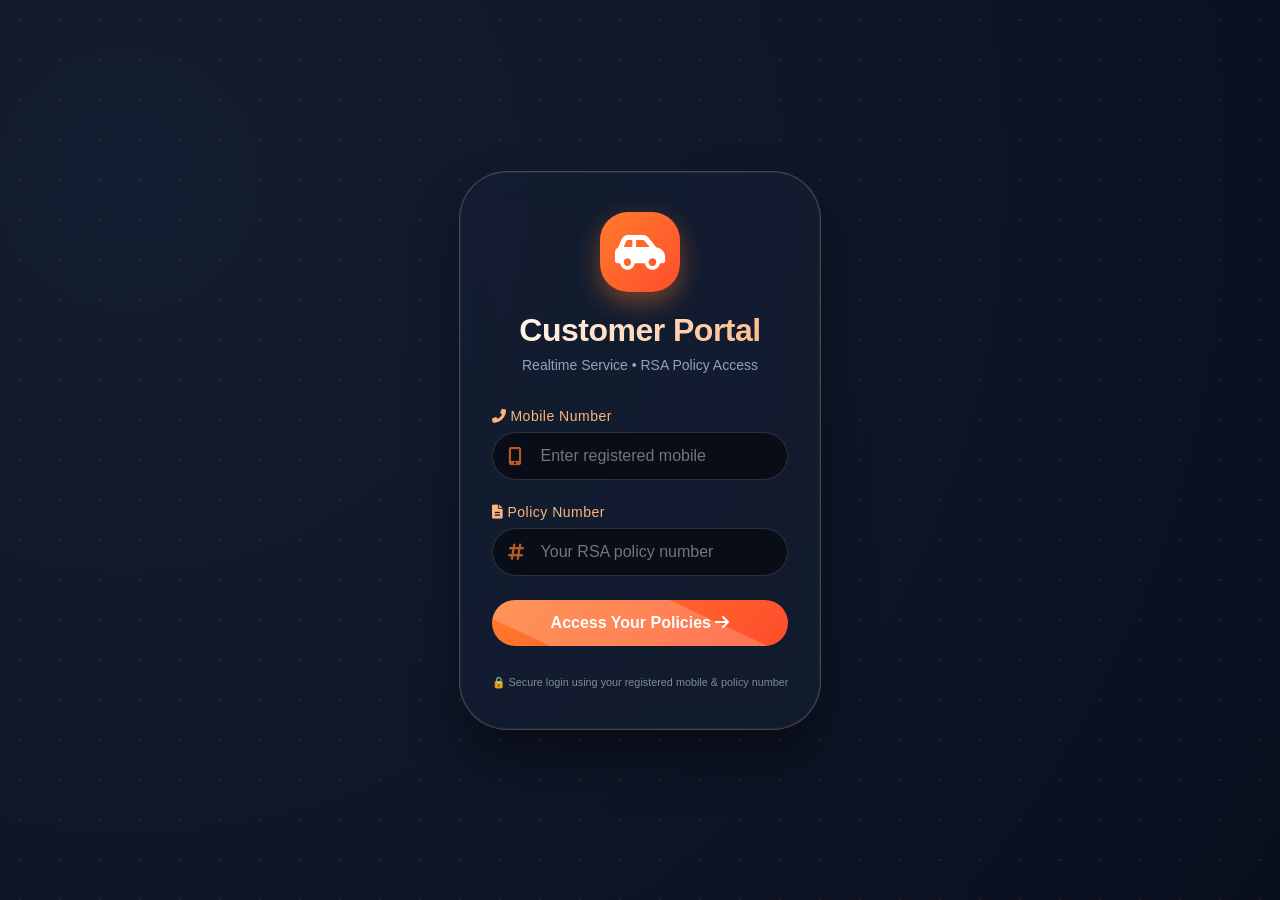
<file: customer-portal.html>
<!DOCTYPE html>
<html lang="en">
<head>
    <meta charset="UTF-8">
    <meta name="viewport" content="width=device-width, initial-scale=1.0, user-scalable=yes">
    <title>Customer Portal | Realtime Service</title>
    <!-- Reuse existing style.css from admin portal -->
    <link rel="stylesheet" href="style.css">
    <!-- Font Awesome & Bootstrap (already in style.css but ensure) -->
    <link rel="stylesheet" href="https://cdnjs.cloudflare.com/ajax/libs/font-awesome/6.0.0-beta3/css/all.min.css">
    <style>
    /* Override body for fullscreen centered layout with animated gradient */
    body {
        background: radial-gradient(circle at 10% 20%, rgba(15, 25, 45, 0.98), #0a0f1e);
        display: flex;
        align-items: center;
        justify-content: center;
        min-height: 100vh;
        margin: 0;
        padding: 20px;
        position: relative;
        overflow-x: hidden;
    }
    /* Animated background particles effect */
    body::before {
        content: '';
        position: absolute;
        width: 100%;
        height: 100%;
        background-image: radial-gradient(rgba(255,123,44,0.15) 1px, transparent 1px);
        background-size: 40px 40px;
        animation: moveBackground 20s linear infinite;
        pointer-events: none;
    }
    @keyframes moveBackground {
        0% { transform: translateY(0); }
        100% { transform: translateY(-40px); }
    }
    /* Attractive login card – FIXED overflow */
    .login-card {
        max-width: 480px;
        width: 100%;
        background: rgba(20, 30, 50, 0.7);
        backdrop-filter: blur(16px);
        border-radius: 48px;
        padding: 40px 32px;
        border: 1px solid rgba(255,255,255,0.2);
        box-shadow: 0 30px 50px rgba(0,0,0,0.4), 0 0 0 1px rgba(255,123,44,0.1) inset;
        transition: transform 0.3s ease, box-shadow 0.3s ease;
        animation: fadeInUp 0.6s ease-out;
        box-sizing: border-box;
    }
    .login-card:hover {
        transform: translateY(-5px);
        box-shadow: 0 40px 60px rgba(0,0,0,0.5), 0 0 0 1px rgba(255,123,44,0.3) inset;
    }
    @keyframes fadeInUp {
        from { opacity: 0; transform: translateY(30px); }
        to { opacity: 1; transform: translateY(0); }
    }
    /* Brand section with animated icon */
    .brand {
        text-align: center;
        margin-bottom: 35px;
    }
    .brand-icon {
        width: 80px;
        height: 80px;
        background: linear-gradient(135deg, #ff7b2c, #ff4d2c);
        border-radius: 28px;
        display: flex;
        align-items: center;
        justify-content: center;
        margin: 0 auto 20px;
        box-shadow: 0 10px 25px rgba(255,123,44,0.4);
        transition: all 0.3s;
        animation: pulseGlow 2s infinite;
    }
    .brand-icon i {
        font-size: 40px;
        color: white;
    }
    @keyframes pulseGlow {
        0% { box-shadow: 0 0 0 0 rgba(255,123,44,0.4); }
        70% { box-shadow: 0 0 0 10px rgba(255,123,44,0); }
        100% { box-shadow: 0 0 0 0 rgba(255,123,44,0); }
    }
    .brand h2 {
        font-size: 32px;
        font-weight: 800;
        background: linear-gradient(135deg, #ffffff, #ffb47c);
        -webkit-background-clip: text;
        background-clip: text;
        color: transparent;
        letter-spacing: -0.5px;
    }
    .brand p {
        color: #b0c4de;
        font-size: 14px;
        margin-top: 8px;
        opacity: 0.8;
    }
    /* Form styling – FIXED overflow */
    .form-group {
        margin-bottom: 24px;
        width: 100%;
    }
    .form-label {
        display: block;
        margin-bottom: 8px;
        font-weight: 500;
        color: #ffb47c;
        font-size: 14px;
        letter-spacing: 0.5px;
    }
    .input-with-icon {
        position: relative;
        width: 100%;
        box-sizing: border-box;
    }
    .input-with-icon i {
        position: absolute;
        left: 16px;
        top: 50%;
        transform: translateY(-50%);
        color: #ff7b2c;
        font-size: 18px;
        opacity: 0.7;
        z-index: 2;
    }
    .form-control {
        width: 100%;
        box-sizing: border-box;
        background: rgba(0,0,0,0.5);
        border: 1px solid rgba(255,255,255,0.15);
        border-radius: 28px;
        padding: 14px 20px 14px 48px;
        color: white;
        font-size: 16px;
        transition: all 0.2s;
    }
    .form-control:focus {
        background: rgba(0,0,0,0.7);
        border-color: #ff7b2c;
        box-shadow: 0 0 0 3px rgba(255,123,44,0.2);
        outline: none;
    }
    /* Button */
    .btn-login {
        background: linear-gradient(135deg, #ff7b2c, #ff4d2c);
        border: none;
        padding: 14px;
        border-radius: 40px;
        font-weight: 700;
        font-size: 16px;
        width: 100%;
        color: white;
        cursor: pointer;
        transition: all 0.3s;
        position: relative;
        overflow: hidden;
        box-sizing: border-box;
    }
    .btn-login:hover {
        transform: scale(1.02);
        box-shadow: 0 8px 20px rgba(255,123,44,0.4);
    }
    .btn-login::after {
        content: '';
        position: absolute;
        top: -50%;
        left: -60%;
        width: 200%;
        height: 200%;
        background: rgba(255,255,255,0.2);
        transform: rotate(25deg);
        transition: all 0.5s;
    }
    .btn-login:hover::after {
        left: 100%;
    }
    /* Footer */
    .login-footer {
        text-align: center;
        margin-top: 28px;
        font-size: 13px;
        color: #7e8c8f;
    }
    /* Toast container */
    .toast-container {
        position: fixed;
        bottom: 20px;
        right: 20px;
        z-index: 1100;
    }
    /* Dashboard styles (unchanged) */
    .customer-dashboard { width: 100%; max-width: 1200px; margin: 0 auto; }
    .stats-grid { display: grid; grid-template-columns: repeat(auto-fit, minmax(220px, 1fr)); gap: 24px; margin-bottom: 32px; }
    .stat-card { background: rgba(255,255,255,0.05); border-radius: 24px; padding: 20px; border: 1px solid rgba(255,255,255,0.08); transition: all 0.2s; }
    .stat-card:hover { background: rgba(255,255,255,0.08); transform: translateY(-3px); }
    .stat-card h3 { font-size: 32px; font-weight: 700; color: #ff7b2c; margin-bottom: 5px; }
    .stat-card p { opacity: 0.7; margin: 0; }
    .data-table { width: 100%; border-collapse: collapse; background: transparent; }
    .data-table th { text-align: left; padding: 16px; background: rgba(0,0,0,0.3); color: #ffb47c; font-weight: 600; }
    .data-table td { padding: 14px 16px; border-bottom: 1px solid rgba(255,255,255,0.05); }
    .data-table tr:hover { background: rgba(255,123,44,0.05); }
    .table-wrapper { overflow-x: auto; background: rgba(255,255,255,0.03); border-radius: 24px; padding: 1px; }
    .badge { padding: 5px 12px; border-radius: 40px; }
    .reminder-list { list-style: none; padding: 0; }
    .reminder-item { background: rgba(255,255,255,0.03); margin-bottom: 12px; padding: 16px; border-radius: 20px; display: flex; justify-content: space-between; align-items: center; flex-wrap: wrap; gap: 10px; }
    .header-bar { display: flex; justify-content: space-between; align-items: center; margin-bottom: 30px; flex-wrap: wrap; gap: 15px; }
    .welcome-text h3 { margin: 0; color: white; }
    .welcome-text p { margin: 5px 0 0; opacity: 0.7; }
    .logout-btn { background: rgba(255,255,255,0.05); border: 1px solid rgba(255,255,255,0.1); padding: 10px 20px; border-radius: 12px; color: #ff7b2c; font-weight: 600; transition: all 0.2s; cursor: pointer; display: inline-flex; align-items: center; gap: 8px; }
    .logout-btn:hover { background: rgba(255,123,44,0.2); border-color: #ff7b2c; }
    .btn-outline-warning { border-color: #ff7b2c; color: #ff7b2c; background: transparent; border-radius: 40px; padding: 6px 16px; transition: all 0.2s; }
    .btn-outline-warning:hover { background: #ff7b2c; color: white; }
    .loading-overlay { text-align: center; padding: 50px; }
    .spinner { width: 48px; height: 48px; border: 3px solid rgba(255,123,44,0.2); border-top-color: #ff7b2c; border-radius: 50%; animation: spin 0.8s linear infinite; margin: 0 auto 15px; }
    @keyframes spin { to { transform: rotate(360deg); } }
    
    /* Responsive fix for small screens */
    @media (max-width: 640px) {
        .login-card {
            padding: 30px 20px;
            border-radius: 32px;
        }
        .brand-icon {
            width: 60px;
            height: 60px;
        }
        .brand-icon i {
            font-size: 30px;
        }
        .brand h2 {
            font-size: 26px;
        }
        .form-control {
            padding: 12px 16px 12px 42px;
            font-size: 14px;
        }
        .input-with-icon i {
            left: 14px;
            font-size: 16px;
        }
        .btn-login {
            padding: 12px;
            font-size: 14px;
        }
    }
</style>
</head>
<body>
    <div id="appRoot"></div>

    <script>
        // ======================= CONFIGURATION =======================
        // 🔴 USE THE SAME APPS SCRIPT URL AS YOUR ADMIN PANEL 🔴
        const APPS_SCRIPT_URL = "https://script.google.com/macros/s/AKfycbxAtwwPznCDLyF47g96jKAG3IDRuXkMjPkGMkILwfnhaBohxOgPJJ-L2Y4HO1Hrl_2myQ/exec";
        // =============================================================

        let currentCustomer = null;
        let customerPolicies = [];

        async function callAPI(path, method, params = {}) {
            try {
                const url = new URL(APPS_SCRIPT_URL);
                url.searchParams.append('path', path);
                url.searchParams.append('method', method);
                for (let key in params) {
                    if (params[key] !== undefined && params[key] !== null) {
                        url.searchParams.append(key, params[key]);
                    }
                }
                const response = await fetch(url.toString());
                if (!response.ok) throw new Error(`HTTP ${response.status}`);
                const data = await response.json();
                if (data.error) throw new Error(data.error);
                return data;
            } catch (err) {
                console.error('API call failed:', err);
                throw new Error(err.message || 'Network error');
            }
        }

        function showToast(message, type = 'success') {
            let container = document.querySelector('.toast-container');
            if (!container) {
                const div = document.createElement('div');
                div.className = 'toast-container';
                document.body.appendChild(div);
                container = div;
            }
            const toastEl = document.createElement('div');
            toastEl.className = `toast align-items-center text-white bg-${type} border-0 mb-2`;
            toastEl.setAttribute('role', 'alert');
            toastEl.innerHTML = `
                <div class="d-flex">
                    <div class="toast-body">${message}</div>
                    <button type="button" class="btn-close btn-close-white me-2 m-auto" data-bs-dismiss="toast"></button>
                </div>
            `;
            container.appendChild(toastEl);
            const bsToast = new bootstrap.Toast(toastEl, { delay: 3000 });
            bsToast.show();
            toastEl.addEventListener('hidden.bs.toast', () => toastEl.remove());
        }

        function showLoading() {
            document.getElementById('appRoot').innerHTML = `
                <div class="loading-overlay">
                    <div class="spinner"></div>
                    <p>Loading...</p>
                </div>
            `;
        }

        // ========== ATTRACTIVE LOGIN PAGE ==========
        function renderLogin() {
            const html = `
                <div class="login-card">
                    <div class="brand">
                        <div class="brand-icon">
                            <i class="fas fa-car-side"></i>
                        </div>
                        <h2>Customer Portal</h2>
                        <p>Realtime Service • RSA Policy Access</p>
                    </div>
                    <form id="loginForm">
                        <div class="form-group">
                            <label class="form-label"><i class="fas fa-phone-alt"></i> Mobile Number</label>
                            <div class="input-with-icon">
                                <i class="fas fa-mobile-alt"></i>
                                <input type="tel" id="loginMobile" class="form-control" placeholder="Enter registered mobile" required>
                            </div>
                        </div>
                        <div class="form-group">
                            <label class="form-label"><i class="fas fa-file-alt"></i> Policy Number</label>
                            <div class="input-with-icon">
                                <i class="fas fa-hashtag"></i>
                                <input type="text" id="loginPolicy" class="form-control" placeholder="Your RSA policy number" required>
                            </div>
                        </div>
                        <button type="submit" class="btn-login">Access Your Policies <i class="fas fa-arrow-right ms-2"></i></button>
                    </form>
                    <div class="login-footer">
                        <small>🔒 Secure login using your registered mobile & policy number</small>
                    </div>
                </div>
            `;
            document.getElementById('appRoot').innerHTML = html;
            document.getElementById('loginForm').addEventListener('submit', handleLogin);
        }

        async function handleLogin(e) {
            e.preventDefault();
            const mobile = document.getElementById('loginMobile').value.trim();
            const policyNumber = document.getElementById('loginPolicy').value.trim();
            if (!mobile || !policyNumber) {
                showToast('Please enter both mobile and policy number', 'danger');
                return;
            }

            showLoading();
            try {
                const [custData, polData] = await Promise.all([
                    callAPI('customers', 'GET'),
                    callAPI('policies', 'GET')
                ]);
                const customers = custData.customers || [];
                const policies = polData.policies || [];

                const customer = customers.find(c => String(c.mobile) === mobile);
                if (!customer) throw new Error('No account found with this mobile number');

                const matchedPolicy = policies.find(p => p.customer_id == customer.id && p.policy_number === policyNumber);
                if (!matchedPolicy) throw new Error('Policy number not found for this mobile. Please check and try again.');

                currentCustomer = customer;
                customerPolicies = policies.filter(p => p.customer_id == customer.id);
                renderDashboard();
            } catch (err) {
                renderLogin();
                showToast(err.message, 'danger');
            }
        }

        // ========== DASHBOARD (same as before but styled) ==========
        function renderDashboard() {
            const today = new Date().toISOString().slice(0,10);
            let activeCount = 0, expiredCount = 0;
            const expiringSoon = [];

            for (let p of customerPolicies) {
                if (p.expiry_date < today) expiredCount++;
                else {
                    activeCount++;
                    const expiryDate = new Date(p.expiry_date);
                    const thirtyDaysLater = new Date();
                    thirtyDaysLater.setDate(thirtyDaysLater.getDate() + 30);
                    if (expiryDate <= thirtyDaysLater) expiringSoon.push(p);
                }
            }

            const html = `
                <div class="customer-dashboard">
                    <div class="header-bar">
                        <div class="welcome-text">
                            <h3>Welcome, ${escapeHtml(currentCustomer.name)}</h3>
                            <p><i class="fas fa-phone-alt"></i> ${currentCustomer.mobile} &nbsp;|&nbsp; <i class="fas fa-car"></i> ${currentCustomer.vehicle_number}</p>
                        </div>
                        <button class="logout-btn" id="customerLogoutBtn"><i class="fas fa-sign-out-alt"></i> Logout</button>
                                
                    </div>

                    <div class="stats-grid">
                        <div class="stat-card"><h3>${customerPolicies.length}</h3><p>Total Policies</p></div>
                        <div class="stat-card"><h3>${activeCount}</h3><p>Active Policies</p></div>
                        <div class="stat-card"><h3>${expiredCount}</h3><p>Expired Policies</p></div>
                        <div class="stat-card"><h3>${expiringSoon.length}</h3><p>Expiring Soon (30 days)</p></div>
                    </div>

                    <div class="stat-card mb-4">
                        <h5><i class="fas fa-file-alt"></i> Your Policies</h5>
                        <div class="table-wrapper">
                            <table class="data-table">
                                <thead>
                                    <tr><th>Policy Number</th><th>Expiry Date</th><th>Price</th><th>Status</th><th>Reminder</th></tr>
                                </thead>
                                <tbody>
                                    ${customerPolicies.map(p => {
                                        const status = p.expiry_date < today ? '<span class="badge bg-danger">Expired</span>' : '<span class="badge bg-success">Active</span>';
                                        return `
                                            <tr>
                                                <td>${escapeHtml(p.policy_number)}</td>
                                                <td>${p.expiry_date}</td>
                                                <td>₹${p.price}</td>
                                                <td>${status}</td>
                                                <td><button class="btn btn-sm btn-outline-warning remind-single-btn" data-policy="${escapeHtml(p.policy_number)}" data-expiry="${p.expiry_date}"><i class="fas fa-bell"></i> Remind Me</button></td>
                                            </tr>
                                        `;
                                    }).join('')}
                                </tbody>
                            </table>
                        </div>
                    </div>

                    ${expiringSoon.length > 0 ? `
                    <div class="stat-card">
                        <h5><i class="fas fa-hourglass-half"></i> ⚠️ Policies Expiring Soon</h5>
                        <div class="reminder-list">
                            ${expiringSoon.map(p => `
                                <div class="reminder-item">
                                    <span><strong>${escapeHtml(p.policy_number)}</strong> expires on ${p.expiry_date}</span>
                                    <button class="btn btn-sm btn-outline-warning remind-expiry-btn" data-policy="${escapeHtml(p.policy_number)}" data-expiry="${p.expiry_date}"><i class="fab fa-whatsapp"></i> Get Reminder</button>
                                </div>
                            `).join('')}
                        </div>
                    </div>
                    ` : ''}
                </div>
            `;

            document.getElementById('appRoot').innerHTML = html;
            document.getElementById('customerLogoutBtn').addEventListener('click', () => {
                currentCustomer = null;
                customerPolicies = [];
                renderLogin();
            });

            document.querySelectorAll('.remind-single-btn, .remind-expiry-btn').forEach(btn => {
                btn.addEventListener('click', () => {
                    const policy = btn.dataset.policy;
                    const expiry = btn.dataset.expiry;
                    showToast(`📱 Demo reminder sent for policy ${policy} (expires ${expiry}) to ${currentCustomer.mobile}. Upgrade for live SMS/WhatsApp.`, 'info');
                });
            });
        }

        function escapeHtml(str) {
            if (!str) return '';
            return str.replace(/[&<>]/g, function(m) {
                if (m === '&') return '&amp;';
                if (m === '<') return '&lt;';
                if (m === '>') return '&gt;';
                return m;
            });
        }

        // Start
        renderLogin();
    </script>
</body>
</html>
</file>
<file: style.css>
/* ===== GLOBAL RESET ===== */
* {
    margin: 0;
    padding: 0;
    box-sizing: border-box;
}

body {
    font-family: 'Inter', sans-serif;
    background: #0a0f1e;
    color: #eef2ff;
    overflow-x: hidden;
}

/* ===== APP LAYOUT ===== */
.app-container {
    display: flex;
    min-height: 100vh;
}

/* ===== SIDEBAR ===== */
.sidebar {
    width: 280px;
    background: rgba(15, 25, 45, 0.95);
    backdrop-filter: blur(10px);
    border-right: 1px solid rgba(255, 255, 255, 0.08);
    display: flex;
    flex-direction: column;
    position: fixed;
    height: 100vh;
    left: 0;
    top: 0;
    z-index: 100;
    transition: all 0.3s ease;
}

.sidebar-brand {
    padding: 32px 24px;
    text-align: center;
    border-bottom: 1px solid rgba(255, 255, 255, 0.08);
}

.brand-icon {
    width: 64px;
    height: 64px;
    background: linear-gradient(135deg, #ff7b2c, #ff4d2c);
    border-radius: 20px;
    display: flex;
    align-items: center;
    justify-content: center;
    margin: 0 auto 16px;
    box-shadow: 0 8px 20px rgba(255, 123, 44, 0.3);
}

.brand-icon i {
    font-size: 32px;
    color: white;
}

.sidebar-brand h2 {
    font-size: 24px;
    font-weight: 700;
    margin: 0;
    background: linear-gradient(135deg, #fff, #ff7b2c);
    -webkit-background-clip: text;
    background-clip: text;
    color: transparent;
}

.sidebar-brand h2 span {
    background: none;
    -webkit-background-clip: unset;
    background-clip: unset;
    color: #ff7b2c;
}

.brand-tagline {
    font-size: 12px;
    opacity: 0.7;
    margin-top: 4px;
}

.sidebar-nav {
    flex: 1;
    padding: 32px 16px;
    display: flex;
    flex-direction: column;
    gap: 8px;
}

.nav-item {
    display: flex;
    align-items: center;
    gap: 12px;
    padding: 12px 20px;
    border-radius: 16px;
    color: #b0c4de;
    text-decoration: none;
    transition: all 0.2s ease;
    font-weight: 500;
}

.nav-item i {
    width: 24px;
    font-size: 1.2rem;
}

.nav-item:hover {
    background: rgba(255, 123, 44, 0.15);
    color: #ff7b2c;
    transform: translateX(4px);
}

.nav-item.active {
    background: linear-gradient(135deg, #ff7b2c, #ff4d2c);
    color: white;
    box-shadow: 0 4px 12px rgba(255, 123, 44, 0.4);
}

.sidebar-footer {
    padding: 24px;
    border-top: 1px solid rgba(255, 255, 255, 0.08);
    font-size: 12px;
}

.owner-info {
    margin-bottom: 16px;
    line-height: 1.6;
    opacity: 0.8;
}

.logout-btn {
    width: 100%;
    background: rgba(255, 255, 255, 0.05);
    border: 1px solid rgba(255, 255, 255, 0.1);
    padding: 10px;
    border-radius: 12px;
    color: #ff7b2c;
    font-weight: 600;
    transition: all 0.2s;
    cursor: pointer;
}

.logout-btn:hover {
    background: rgba(255, 123, 44, 0.2);
    border-color: #ff7b2c;
}

/* ===== MAIN CONTENT ===== */
.main-content {
    flex: 1;
    margin-left: 280px;
    background: radial-gradient(circle at 10% 20%, rgba(15, 25, 45, 0.8), #0a0f1e);
    min-height: 100vh;
}

.main-header {
    display: flex;
    justify-content: space-between;
    align-items: center;
    padding: 24px 32px;
    background: rgba(15, 25, 45, 0.6);
    backdrop-filter: blur(12px);
    border-bottom: 1px solid rgba(255, 255, 255, 0.05);
    position: sticky;
    top: 0;
    z-index: 50;
}

.header-title h1 {
    font-size: 28px;
    font-weight: 700;
    margin: 0;
    background: linear-gradient(135deg, #fff, #ffb47c);
    -webkit-background-clip: text;
    background-clip: text;
    color: transparent;
}

.date-badge {
    background: rgba(255, 255, 255, 0.1);
    padding: 6px 14px;
    border-radius: 40px;
    font-size: 13px;
    font-weight: 500;
}

.header-actions {
    display: flex;
    gap: 16px;
    align-items: center;
}

.notification-badge, .user-avatar {
    width: 40px;
    height: 40px;
    background: rgba(255, 255, 255, 0.08);
    border-radius: 50%;
    display: flex;
    align-items: center;
    justify-content: center;
    cursor: pointer;
    transition: all 0.2s;
}

.notification-badge:hover, .user-avatar:hover {
    background: rgba(255, 123, 44, 0.3);
}

.user-avatar span {
    font-weight: 600;
    color: #ff7b2c;
}

/* ===== DYNAMIC CONTENT ===== */
.dynamic-content {
    padding: 32px;
    min-height: calc(100vh - 120px);
}

/* Loading Overlay */
.loading-overlay {
    display: flex;
    flex-direction: column;
    align-items: center;
    justify-content: center;
    padding: 80px;
    gap: 16px;
}

.spinner {
    width: 48px;
    height: 48px;
    border: 3px solid rgba(255, 123, 44, 0.2);
    border-top-color: #ff7b2c;
    border-radius: 50%;
    animation: spin 0.8s linear infinite;
}

@keyframes spin {
    to { transform: rotate(360deg); }
}

/* Cards & Stats */
.stats-grid {
    display: grid;
    grid-template-columns: repeat(auto-fit, minmax(240px, 1fr));
    gap: 24px;
    margin-bottom: 32px;
}

.stat-card {
    background: rgba(255, 255, 255, 0.05);
    backdrop-filter: blur(10px);
    border-radius: 28px;
    padding: 24px;
    border: 1px solid rgba(255, 255, 255, 0.08);
    transition: all 0.3s ease;
}

.stat-card:hover {
    transform: translateY(-5px);
    background: rgba(255, 255, 255, 0.08);
    border-color: rgba(255, 123, 44, 0.5);
}

.stat-icon {
    font-size: 32px;
    margin-bottom: 16px;
    color: #ff7b2c;
}

.stat-card h3 {
    font-size: 36px;
    font-weight: 800;
    margin: 8px 0;
}

.stat-card p {
    opacity: 0.7;
    margin: 0;
}

/* Tables */
.table-wrapper {
    overflow-x: auto;
    background: rgba(255, 255, 255, 0.03);
    border-radius: 24px;
    padding: 1px;
}

.data-table {
    width: 100%;
    border-collapse: collapse;
    background: transparent;
}

.data-table th {
    text-align: left;
    padding: 16px;
    background: rgba(0, 0, 0, 0.3);
    font-weight: 600;
    color: #ffb47c;
}

.data-table td {
    padding: 14px 16px;
    border-bottom: 1px solid rgba(255, 255, 255, 0.05);
}

.data-table tr:hover {
    background: rgba(255, 123, 44, 0.05);
}

/* Buttons */
.btn-primary {
    background: linear-gradient(135deg, #ff7b2c, #ff4d2c);
    border: none;
    padding: 10px 24px;
    border-radius: 40px;
    font-weight: 600;
    transition: all 0.2s;
}

.btn-primary:hover {
    transform: scale(1.02);
    box-shadow: 0 4px 12px rgba(255, 123, 44, 0.4);
}

.btn-secondary {
    background: rgba(255, 255, 255, 0.1);
    border: 1px solid rgba(255, 255, 255, 0.2);
    color: white;
}

/* Search */
.search-card {
    background: rgba(255, 255, 255, 0.03);
    border-radius: 28px;
    padding: 32px;
    border: 1px solid rgba(255, 255, 255, 0.08);
}

/* Reminders */
.reminder-list {
    list-style: none;
    padding: 0;
}

.reminder-item {
    background: rgba(255, 255, 255, 0.03);
    margin-bottom: 12px;
    padding: 16px;
    border-radius: 20px;
    display: flex;
    justify-content: space-between;
    align-items: center;
}

/* Modals */
.glass-modal {
    background: rgba(20, 30, 50, 0.95);
    backdrop-filter: blur(20px);
    border: 1px solid rgba(255, 255, 255, 0.1);
    color: white;
}

.modal-header {
    border-bottom-color: rgba(255, 255, 255, 0.1);
}

.form-group {
    margin-bottom: 20px;
}

.form-group label {
    display: block;
    margin-bottom: 8px;
    font-weight: 500;
    color: #ffb47c;
}

.form-control, .form-select {
    background: rgba(0, 0, 0, 0.4);
    border: 1px solid rgba(255, 255, 255, 0.15);
    color: white;
    border-radius: 16px;
    padding: 12px 16px;
}

.form-control:focus, .form-select:focus {
    background: rgba(0, 0, 0, 0.6);
    border-color: #ff7b2c;
    box-shadow: 0 0 0 3px rgba(255, 123, 44, 0.2);
    color: white;
}

/* Footer */
.main-footer {
    text-align: center;
    padding: 24px;
    border-top: 1px solid rgba(255, 255, 255, 0.05);
    font-size: 12px;
    opacity: 0.6;
}

/* Responsive */
@media (max-width: 768px) {
    .sidebar {
        width: 80px;
        overflow-x: hidden;
    }
    .sidebar-brand h2, .brand-tagline, .nav-item span, .owner-info, .logout-btn span {
        display: none;
    }
    .sidebar-brand .brand-icon {
        margin: 0 auto;
    }
    .nav-item {
        justify-content: center;
        padding: 12px;
    }
    .nav-item i {
        margin: 0;
    }
    .main-content {
        margin-left: 80px;
    }
    .stats-grid {
        grid-template-columns: 1fr;
    }
}

/* Toast customization */
.toast-container {
    position: fixed;
    bottom: 20px;
    right: 20px;
    z-index: 1100;
}
.toast {
    background: rgba(0,0,0,0.9);
    backdrop-filter: blur(8px);
    border-radius: 16px;
}

/* Header hide on scroll */
.main-header {
    transition: transform 0.3s ease-in-out;
    position: sticky;
    top: 0;
    z-index: 100;
}

.main-header.header-hidden {
    transform: translateY(-100%);
}

/* Customer portal link in sidebar */
.nav-link.customer-portal-link {
    background: rgba(255, 123, 44, 0.1);
    border-left: 3px solid #ff7b2c;
}
.nav-link.customer-portal-link:hover {
    background: rgba(255, 123, 44, 0.25);
}
</file>
